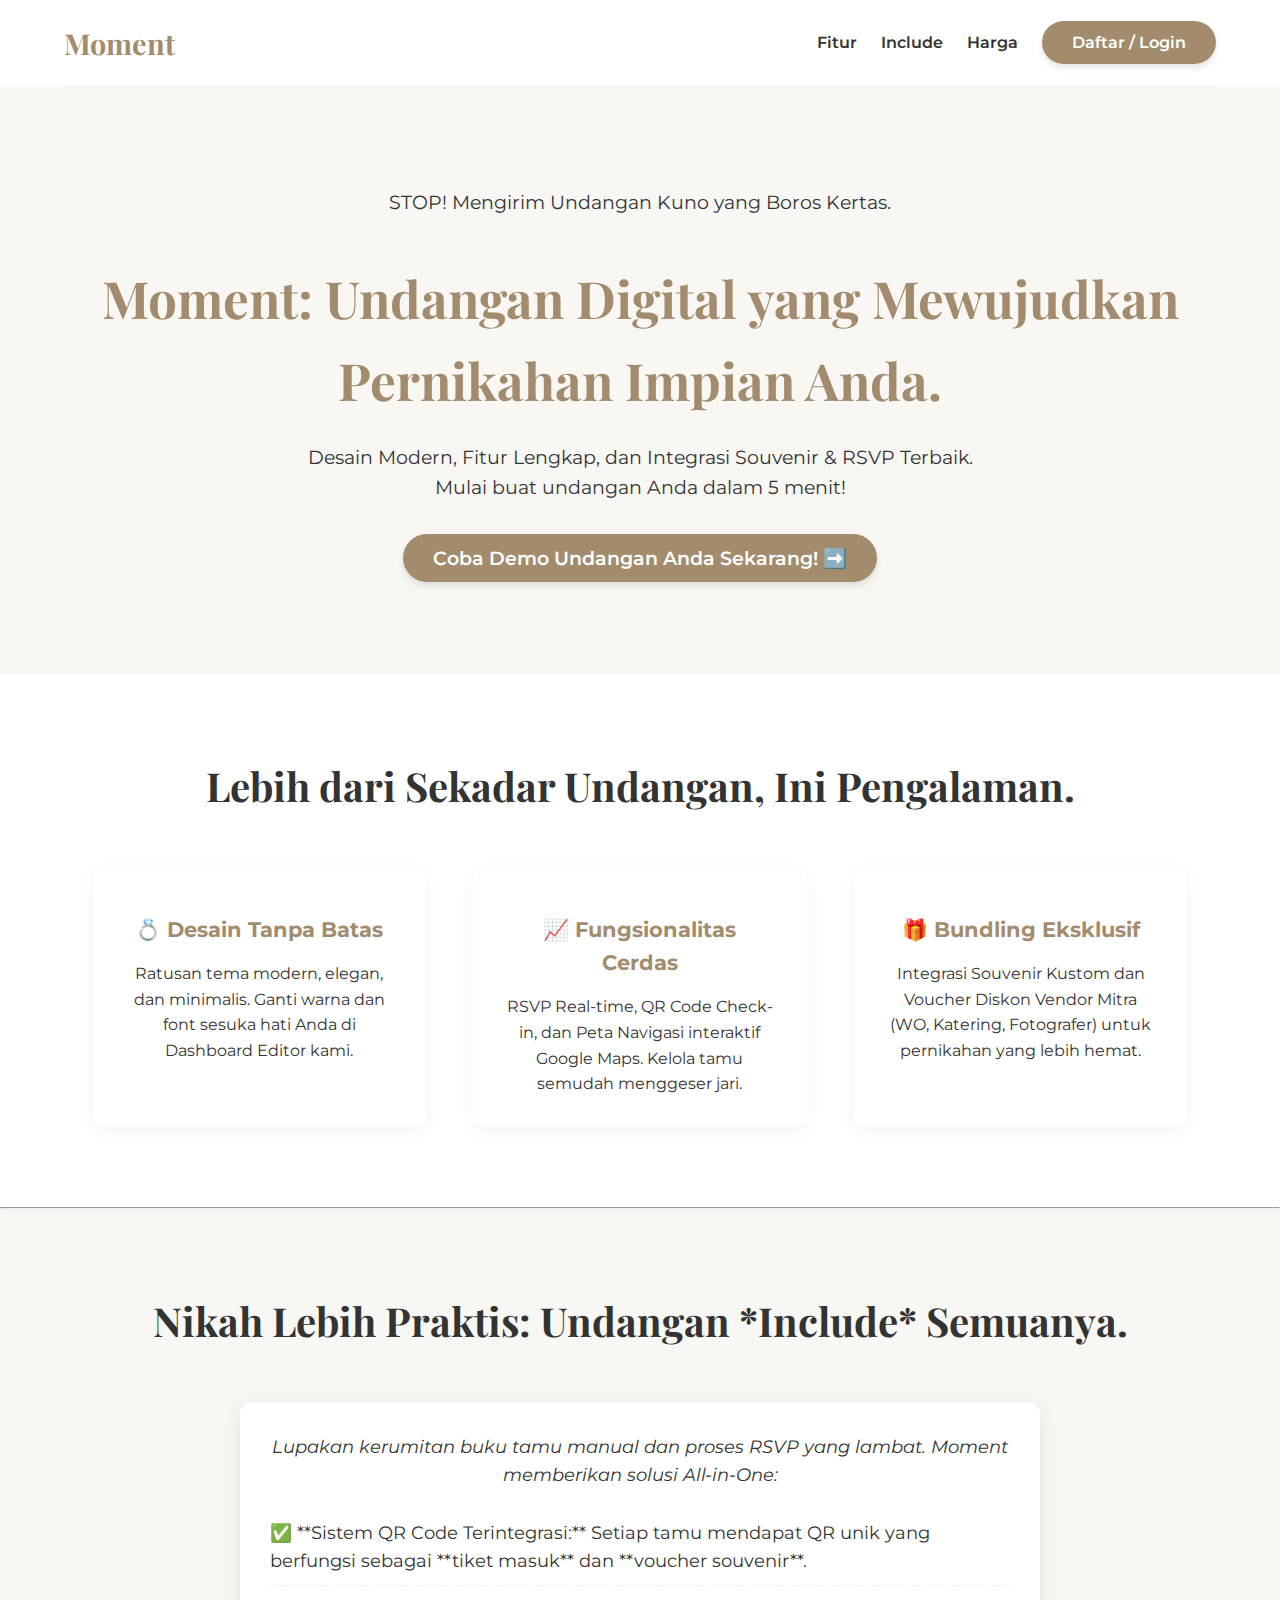
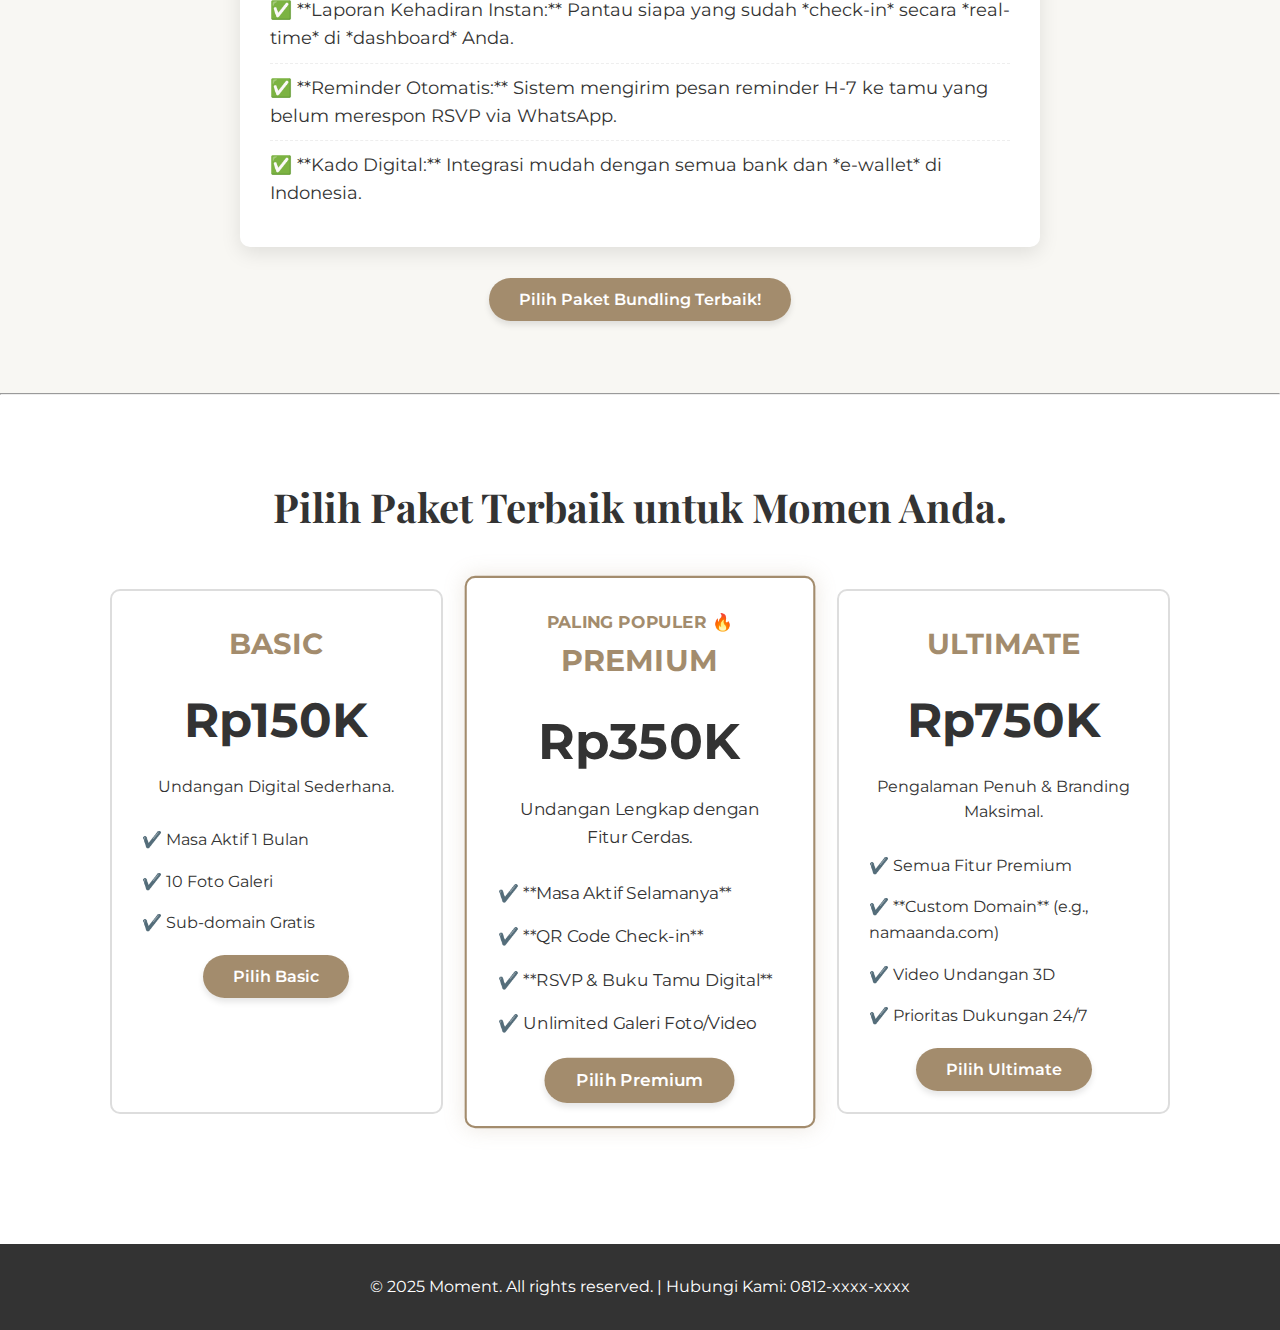
<file: promosi.html>
<!DOCTYPE html>
<html lang="id">
<head>
    <meta charset="UTF-8">
    <meta name="viewport" content="width=device-width, initial-scale=1.0">
    <title>Moment: Undangan Digital Pernikahan Modern & Lengkap</title>
    <link href="https://fonts.googleapis.com/css2?family=Playfair+Display:wght@700&family=Montserrat:wght@400;600;700&display=swap" rel="stylesheet">
    <style>
        /* CSS Dasar untuk Landing Page */
        :root {
            --primary-color: #A38C6D; /* Gold/Emas Coklat */
            --secondary-color: #333;
            --light-bg: #F8F7F3;
            --font-title: 'Playfair Display', serif;
            --font-body: 'Montserrat', sans-serif;
        }

        * {
            box-sizing: border-box;
            margin: 0;
            padding: 0;
        }

        body {
            font-family: var(--font-body);
            color: var(--secondary-color);
            line-height: 1.6;
            background-color: white;
        }

        .container {
            width: 90%;
            max-width: 1200px;
            margin: 0 auto;
        }

        /* HEADER */
        header {
            display: flex;
            justify-content: space-between;
            align-items: center;
            padding: 20px 0;
            border-bottom: 1px solid #eee;
        }

        .logo {
            font-family: var(--font-title);
            font-size: 1.8rem;
            color: var(--primary-color);
            font-weight: 700;
        }

        nav a {
            text-decoration: none;
            color: var(--secondary-color);
            margin-left: 20px;
            font-weight: 600;
            transition: color 0.3s;
        }
        
        nav a:hover {
            color: var(--primary-color);
        }

        /* BUTTONS */
        .btn-primary {
            background-color: var(--primary-color);
            color: white;
            padding: 12px 30px;
            border: none;
            border-radius: 50px;
            font-weight: 600;
            text-decoration: none;
            transition: background-color 0.3s, transform 0.3s;
            cursor: pointer;
            box-shadow: 0 4px 6px rgba(0, 0, 0, 0.1);
        }

        .btn-primary:hover {
            background-color: #8C7558;
            transform: translateY(-2px);
        }

        /* HERO SECTION */
        #hero {
            text-align: center;
            padding: 100px 20px;
            background-color: var(--light-bg);
        }

        #hero h1 {
            font-family: var(--font-title);
            font-size: 3.2rem;
            color: var(--primary-color);
            margin-bottom: 20px;
        }

        #hero p {
            font-size: 1.2rem;
            margin-bottom: 40px;
            max-width: 700px;
            margin-left: auto;
            margin-right: auto;
        }
        
        /* SECTION STYLING */
        section {
            padding: 80px 20px;
        }

        .section-title {
            font-family: var(--font-title);
            font-size: 2.5rem;
            text-align: center;
            margin-bottom: 50px;
        }

        /* FITUR CARD */
        .feature-grid {
            display: flex;
            justify-content: space-around;
            gap: 30px;
            flex-wrap: wrap;
            text-align: center;
        }

        .feature-card {
            flex-basis: 30%;
            min-width: 280px;
            padding: 30px;
            border-radius: 10px;
            box-shadow: 0 4px 15px rgba(0, 0, 0, 0.05);
            background: white;
            transition: transform 0.3s;
        }

        .feature-card:hover {
            transform: translateY(-5px);
        }

        .feature-card h3 {
            color: var(--primary-color);
            margin: 15px 0;
            font-size: 1.3rem;
        }

        /* BUNDLING/USP SECTION */
        #bundling {
            background-color: var(--light-bg);
            text-align: center;
        }
        
        .usp-box {
            max-width: 800px;
            margin: 40px auto;
            padding: 30px;
            background-color: white;
            border-radius: 10px;
            box-shadow: 0 6px 20px rgba(0, 0, 0, 0.1);
        }

        .usp-box ul {
            list-style: none;
            padding: 0;
            text-align: left;
            margin-top: 20px;
        }

        .usp-box li {
            padding: 10px 0;
            border-bottom: 1px dashed #eee;
            font-size: 1.1rem;
        }
        
        .usp-box li:last-child {
            border-bottom: none;
        }
        
        .usp-box li strong {
            color: var(--primary-color);
        }

        /* PRICING */
        .pricing-grid {
            display: flex;
            justify-content: center;
            gap: 30px;
            flex-wrap: wrap;
        }

        .price-card {
            flex-basis: 30%;
            min-width: 300px;
            text-align: center;
            border: 2px solid #ddd;
            border-radius: 10px;
            padding: 30px;
            transition: all 0.3s;
        }

        .price-card.popular {
            border-color: var(--primary-color);
            background-color: #fff;
            box-shadow: 0 0 20px rgba(163, 140, 109, 0.2);
            transform: scale(1.05);
        }

        .price-card h4 {
            font-size: 1.8rem;
            color: var(--primary-color);
        }

        .price-card .price {
            font-size: 3rem;
            margin: 15px 0;
            font-weight: 700;
        }
        
        .price-card ul {
            list-style: none;
            text-align: left;
            margin: 20px 0;
        }
        
        .price-card li {
            padding: 8px 0;
        }

        /* FOOTER */
        footer {
            background-color: var(--secondary-color);
            color: white;
            text-align: center;
            padding: 30px 0;
            margin-top: 50px;
        }

        /* MEDIA QUERIES */
        @media (max-width: 768px) {
            #hero h1 {
                font-size: 2.5rem;
            }
            .feature-card, .price-card {
                flex-basis: 100%;
            }
        }
    </style>
</head>
<body>

    <header class="container">
        <div class="logo">Moment</div>
        <nav>
            <a href="#fitur">Fitur</a>
            <a href="#bundling">Include</a>
            <a href="#harga">Harga</a>
            <a href="#" class="btn-primary">Daftar / Login</a>
        </nav>
    </header>

    <section id="hero">
        <div class="container">
            <p>STOP! Mengirim Undangan Kuno yang Boros Kertas.</p>
            <h1>Moment: Undangan Digital yang Mewujudkan Pernikahan Impian Anda.</h1>
            <p>Desain Modern, Fitur Lengkap, dan Integrasi Souvenir & RSVP Terbaik. Mulai buat undangan Anda dalam 5 menit!</p>
            <a href="#demo" class="btn-primary" style="font-size:1.2rem;">Coba Demo Undangan Anda Sekarang! ➡️</a>
        </div>
    </section>

    <section id="fitur" class="container">
        <h2 class="section-title">Lebih dari Sekadar Undangan, Ini Pengalaman.</h2>
        <div class="feature-grid">
            <div class="feature-card">
                <h3>💍 Desain Tanpa Batas</h3>
                <p>Ratusan tema modern, elegan, dan minimalis. Ganti warna dan font sesuka hati Anda di Dashboard Editor kami.</p>
            </div>
            <div class="feature-card">
                <h3>📈 Fungsionalitas Cerdas</h3>
                <p>RSVP Real-time, QR Code Check-in, dan Peta Navigasi interaktif Google Maps. Kelola tamu semudah menggeser jari.</p>
            </div>
            <div class="feature-card">
                <h3>🎁 Bundling Eksklusif</h3>
                <p>Integrasi Souvenir Kustom dan Voucher Diskon Vendor Mitra (WO, Katering, Fotografer) untuk pernikahan yang lebih hemat.</p>
            </div>
        </div>
    </section>
    
    <hr>

    <section id="bundling">
        <h2 class="section-title">Nikah Lebih Praktis: Undangan *Include* Semuanya.</h2>
        <div class="usp-box">
            <p style="font-size: 1.1rem; font-style: italic;">Lupakan kerumitan buku tamu manual dan proses RSVP yang lambat. Moment memberikan solusi All-in-One:</p>
            <ul>
                <li>✅ **Sistem QR Code Terintegrasi:** Setiap tamu mendapat QR unik yang berfungsi sebagai **tiket masuk** dan **voucher souvenir**.</li>
                <li>✅ **Laporan Kehadiran Instan:** Pantau siapa yang sudah *check-in* secara *real-time* di *dashboard* Anda.</li>
                <li>✅ **Reminder Otomatis:** Sistem mengirim pesan reminder H-7 ke tamu yang belum merespon RSVP via WhatsApp.</li>
                <li>✅ **Kado Digital:** Integrasi mudah dengan semua bank dan *e-wallet* di Indonesia.</li>
            </ul>
        </div>
        <a href="#harga" class="btn-primary">Pilih Paket Bundling Terbaik!</a>
    </section>

    <hr>
    
    <section id="harga" class="container">
        <h2 class="section-title">Pilih Paket Terbaik untuk Momen Anda.</h2>
        <div class="pricing-grid">
            <div class="price-card">
                <h4>BASIC</h4>
                <div class="price">Rp150K</div>
                <p>Undangan Digital Sederhana.</p>
                <ul>
                    <li>✔️ Masa Aktif 1 Bulan</li>
                    <li>✔️ 10 Foto Galeri</li>
                    <li>✔️ Sub-domain Gratis</li>
                </ul>
                <a href="#" class="btn-primary">Pilih Basic</a>
            </div>
            
            <div class="price-card popular">
                <p style="color: var(--primary-color); font-weight: bold;">PALING POPULER 🔥</p>
                <h4>PREMIUM</h4>
                <div class="price">Rp350K</div>
                <p>Undangan Lengkap dengan Fitur Cerdas.</p>
                <ul>
                    <li>✔️ **Masa Aktif Selamanya**</li>
                    <li>✔️ **QR Code Check-in**</li>
                    <li>✔️ **RSVP & Buku Tamu Digital**</li>
                    <li>✔️ Unlimited Galeri Foto/Video</li>
                </ul>
                <a href="#" class="btn-primary">Pilih Premium</a>
            </div>

            <div class="price-card">
                <h4>ULTIMATE</h4>
                <div class="price">Rp750K</div>
                <p>Pengalaman Penuh & Branding Maksimal.</p>
                <ul>
                    <li>✔️ Semua Fitur Premium</li>
                    <li>✔️ **Custom Domain** (e.g., namaanda.com)</li>
                    <li>✔️ Video Undangan 3D</li>
                    <li>✔️ Prioritas Dukungan 24/7</li>
                </ul>
                <a href="#" class="btn-primary">Pilih Ultimate</a>
            </div>
        </div>
    </section>

    <footer>
        <div class="container">
            <p>&copy; 2025 Moment. All rights reserved. | Hubungi Kami: 0812-xxxx-xxxx</p>
        </div>
    </footer>
    
</body>
</html>
</file>
